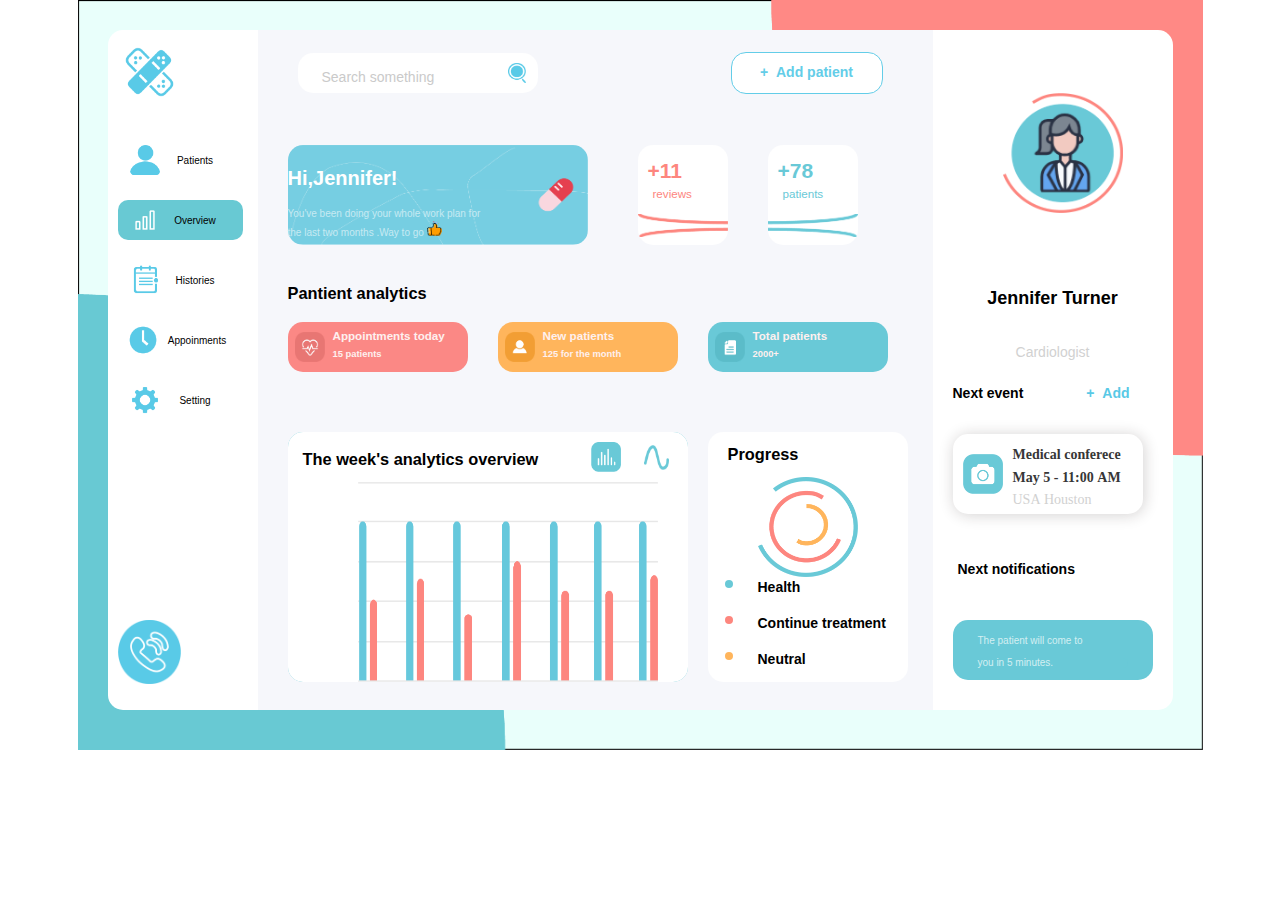
<file: 任务二图一/index.html>
<!DOCTYPE html>
<html lang="en">
<head>
    <meta charset="UTF-8">
    <meta http-equiv="X-UA-Compatible" content="IE=edge">
    <meta name="viewport" content="width=device-width, initial-scale=1.0">
    <link rel="stylesheet" href="css/index.css">
    <title>第二次任务一</title>
</head>
<body>
    <div class="bgp">
        <div class="main">
            <!-- 左边区域 -->
            <div class="box1">
                <div></div>

                <div class="pic2">
                    <div ></div>
                    <div>Patients</div>
                </div>

                <div class="pic3">
                    <div></div>
                    <div>Overview</div>
                </div>

                <div class="pic4">
                    <div></div>
                    <div>Histories</div>
                </div>

                <div class="pic5">
                    <div></div>
                    <div>Appoinments</div>
                </div>

                <div class="pic6">
                    <div></div>
                    <div>Setting</div>
                </div>
                <div></div>
            </div>
            
            <div class="box2">
                <div class="shou">
                    <div>
                        <p>Search&nbspsomething</p>
                    </div>
                    <div>
                        <p>+&nbsp&nbspAdd&nbsppatient</p>
                    </div>
                </div>
                <div class="yao">
                    <div>
                        <h1 id="hi">Hi,Jennifer!</h1>
                       <span> You've been doing your whole work plan for<br>
                        the last two months .Way to go <div class="pic9"></div></span>
                        
                    </div>
                    <div class="yaol">
                       <h2>+11</h2>
                       <h5>reviews</h5>
                    </div>
                    <div class="yaor">
                        <h2>+78</h2>
                       <h5>patients</h5>
                    </div>
                   
                </div>
                <h3>Pantient analytics</h3>

                <div class="san">
                    <div>
                        <h5>Appointments&nbsptoday</h5>
                        <h6>15&nbsppatients</h6>
                    </div>
                    <div>
                        <h5>New&nbsppatients</h5>
                        <h6>125&nbspfor&nbspthe&nbspmonth</h6>
                    </div>
                    <div>
                        <h5>Total&nbsppatients</h5>
                        <h6>2000+</h6>
                    </div>
                </div>

                <div class="biao">
                    <div class="biaol">
                        <div id="biaoltop">
                            <h3>The week's analytics overview</h3>
                        </div>
                        <div id="biaolcon"></div>
                    </div>
                    <div class="biaor">
                        <h3>Progress</h3>
                        <div></div>
                        <ul>
                            <li id="li1"><span> Health</span></li>
                            <li id="li2"><span> Continue treatment</span></li>
                            <li id="li3"><span>Neutral</span> </li>
                        </ul>
                    </div>
                </div>
            </div>

            <!-- 右边区域 -->
            <div class="box3">
                <div class="tou">
                    <!-- 暂空 -->
                    <div></div>
                    <!-- 头像 -->
                    <div >
                        <div id="pic8"></div>
                    </div>
                    <div>
                        <div>Jennifer Turner</div>
                    </div>
                    <div>
                        <div>Cardiologist</div>
                    </div>
                    <div>
                        <div>Next&nbspevent</div>
                        <div>+&nbsp&nbspAdd</div>
                    </div>
                </div>
                <div class="next1">
                    <div class="next1l">
                        <div></div>
                    </div>
                    <div class="next1r">
                           
                           <div>Medical&nbspconferece</div>
                            <div>May&nbsp5&nbsp-&nbsp11:00&nbspAM</div>
                            <div>USA&nbspHouston</div>
                         
                            
                    </div>
                </div>
                <div class="next2">
                    <div>Next notifications</div>
                    <div>
                        <div>The patient will come to</div>
                        <div>you in 5 minutes.</div>
                    </div>   
                </div>
                   
            
        </div>
    </div>
    
</body>
</html>
</file>
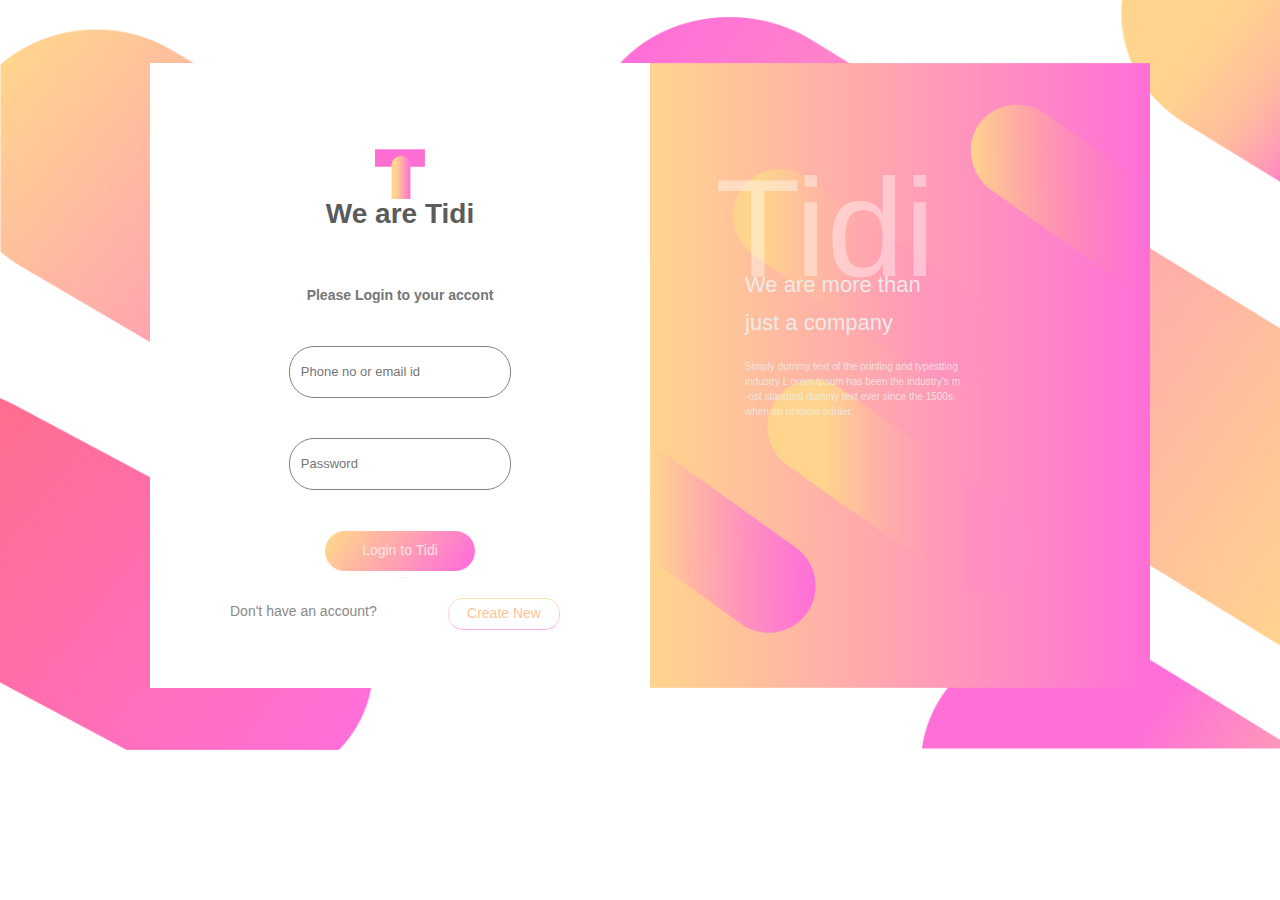
<file: 任务二图二/index.html>
<!DOCTYPE html>
<html lang="en">
<head>
    <meta charset="UTF-8">
    <meta http-equiv="X-UA-Compatible" content="IE=edge">
    <meta name="viewport" content="width=device-width, initial-scale=1.0">
    <link rel="stylesheet" href="css/index.css">
    <title>第二次任务图二</title>
</head>
<body>
    <div class="bgp">
        <div class="left">
            <h1>We are Tidi</h1>
            <h4>Please Login to your accont</h4>
            <input type="text" value="   Phone no or email id">
            <input type="text" value="   Password">
            <div id="he1">Login&nbspto&nbspTidi</div>
            <div id="he2">Forget &nbspPassword?</div>
            <div class="bot">
                <div id="he3">Don't&nbsphave&nbspan&nbspaccount?</div>
                <div id="he4">Create&nbspNew</div>
            </div>
            
        </div>
        <div class="right">
            <div id="her">
                <div id="he5">Tidi</div>
            </div>
           
               <span id="he7">We are more than</span> <br>
                <span id="he8">just a company</span>
            
            <p id="he9">
                Simply dummy text of the printing and typestting<br>
                industry L orem tpsum has been the industry's m<br>
                -ost standard dummy text ever since the 1500s.<br>
                when an unknow printer.
            </p>
        </div>
    </div>
</body>
</html>
</file>
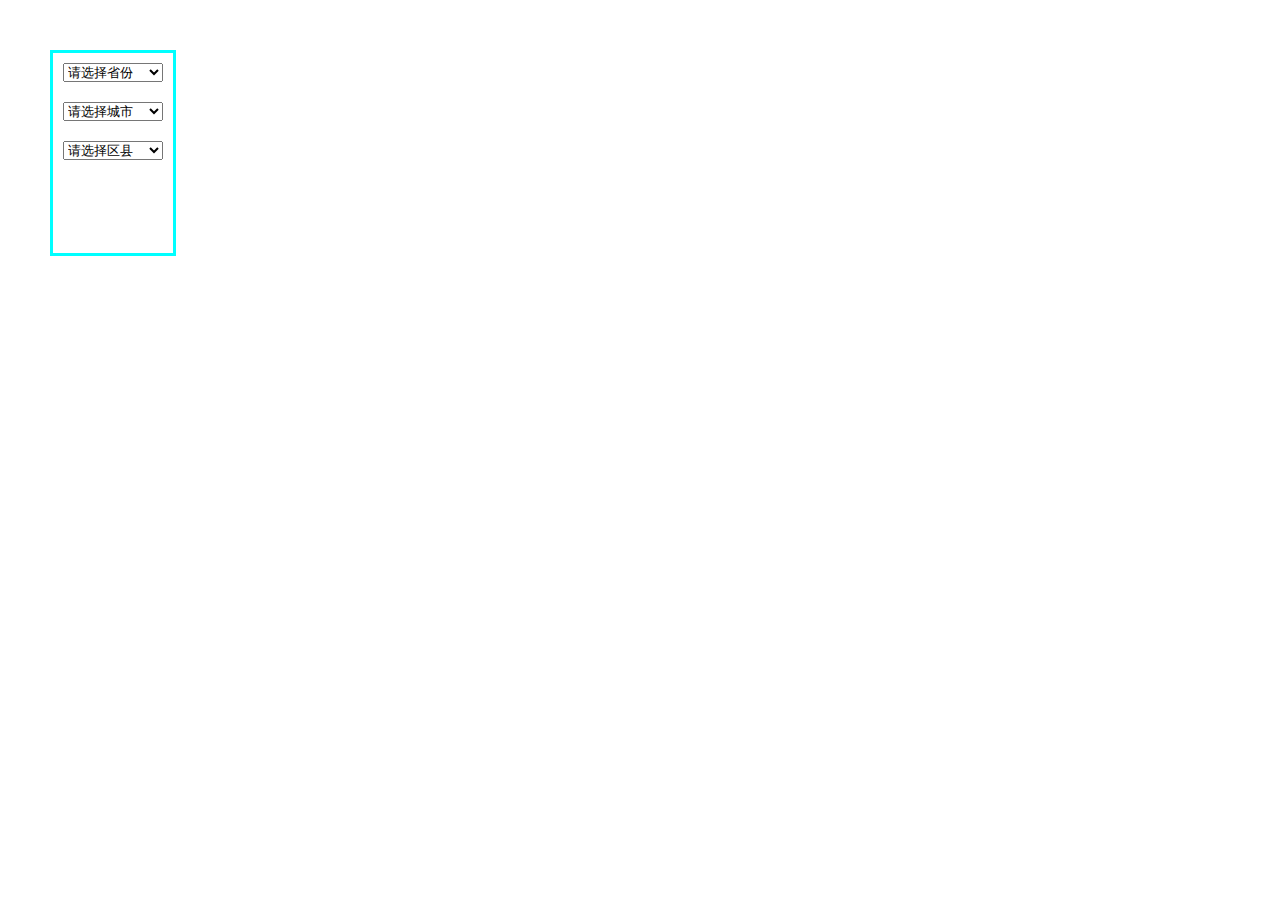
<file: js任务一/层级联动/index.html>
<!DOCTYPE html>
<html lang="en">
<head>
    <meta charset="UTF-8">
    <meta http-equiv="X-UA-Compatible" content="IE=edge">
    <meta name="viewport" content="width=device-width, initial-scale=1.0">
    <link rel="stylesheet" href="css/index.css">
    <title>层级联动</title>
</head>
<body>
    <div class="container">
        <select id="sheng">
            <option value="">请选择省份</option>
        </select>
        <select id="shi">
            <option value="">请选择城市</option>
        </select>
        <select id="xian">
            <option value="">请选择区县</option>
        </select>
    </div>
    <script src="js/All.js"></script>
    <script src="js/index.js"></script>
</body>
</html>
</file>
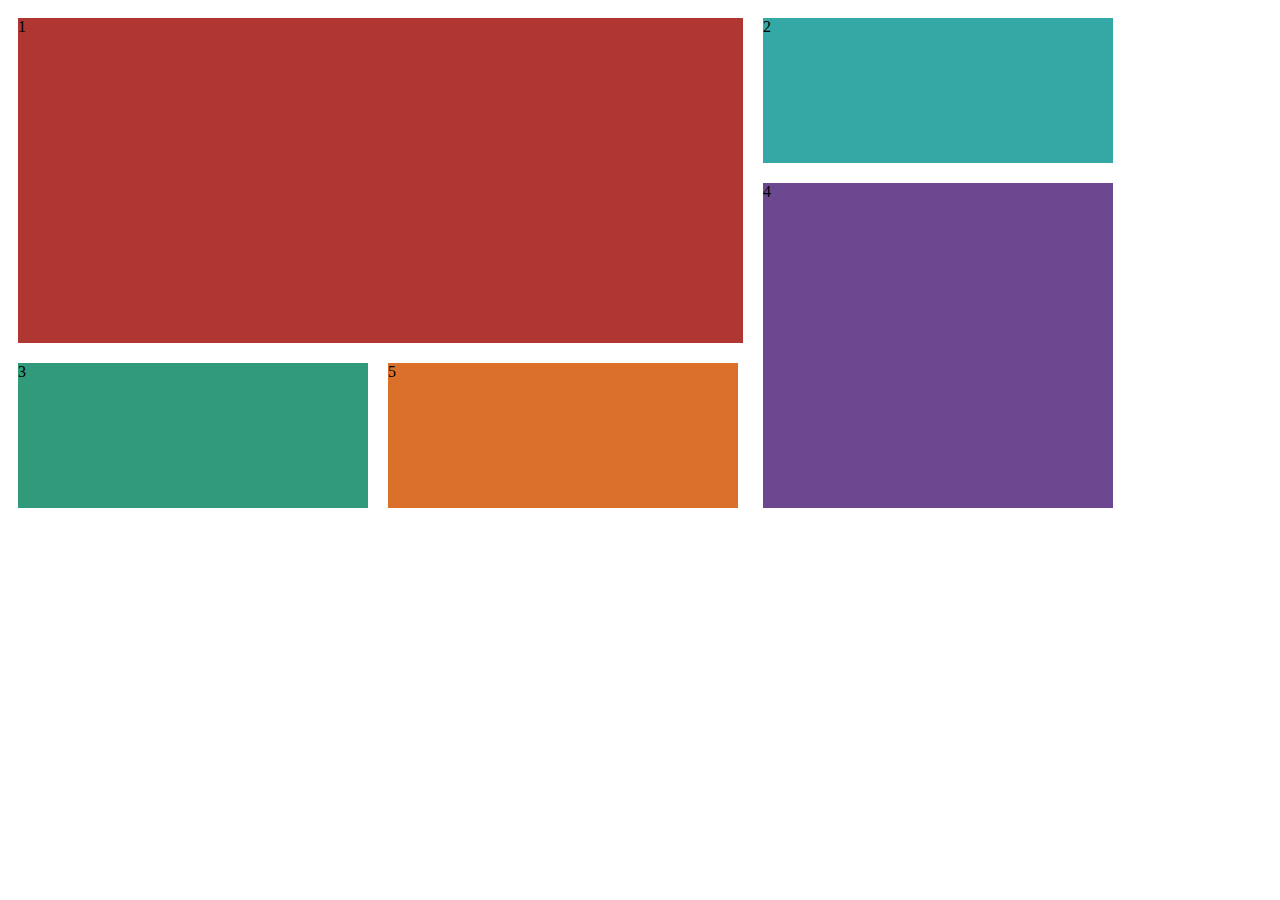
<file: 任务一.html>
<!DOCTYPE html>
<html lang="en">
<head>
    <meta charset="UTF-8">
    <meta http-equiv="X-UA-Compatible" content="IE=edge">
    <meta name="viewport" content="width=device-width, initial-scale=1.0">
    <title>任务一</title>
    <style>
        .left{
            float: left;
            width: 745px;
            height: 510px;
        }
        .rifht{
            float: left;
            width: 370px;
            height: 510px;
        }
        .box1{
            float: left;
            width: 725px;
            height: 325px;
            margin: 10px;
            background-color:#B03631;
        }
        .box2{
            float: left;
            width: 350px;
            height: 145px;
            margin: 10px;
            background-color:#33A8A5;
        }
        .box3{
            float: left;
            width: 350px;
            height: 145px;
            margin: 10px;
            background-color:#319A7B;
        }
        .box4{
            float: left;
            width: 350px;
            height: 325px;
            margin: 10px;
            background-color:#6B488F;
        }
        .box5{
            float: left;
            width: 350px;
            height: 145px;
            margin: 10px;
            background-color:#DB702B;
        }

    </style>
</head>
<body>
    <div class="left">
        <div class=box1>1</div>
        <div class=box3>3</div>
        <div class=box5>5</div>
    </div>
    <div class="right">
        <div class=box2>2</div>
        <div class=box4>4</div>
    </div>         
</body>
</html>
</file>
<file: 任务二图一/css/index.css>
body{
        margin: 0 auto;
        /* display: flex; */
        font-size: 14px;
        font-family: -apple-system,Helevetica,sans-serif;
        line-height: 1.5;
}
.bgp{
    margin: 0 auto;
    box-sizing: border-box;
    display: flex;
    width: 1125px;
    height: 750px;
    background-image: url(../image/第二次任务图1/背景.png) ;
    background-size:100% 100%;
    background-repeat: no-repeat;
    
}
.main{
    border-radius:20px;
    display: flex;
    justify-content: space-between;
    box-sizing: border-box;
    height: 700px;
    width: 1100px;
    margin: 30px;
    /* background-color: pink; */
}
.box1{
    border-radius:15px 0px 0px 15px;
    display: flex;
    flex-direction: column;
    height:680px;
    width:150px ;
    /* margin: 10px; */
    background-color:white;
}
.box1>div{
    display: flex;
    border-radius:10px;
    height: 40px;
    width: 125px;
    margin: 10px;
    background-color:white;
}
/* 左边第一个 */
.box1 div:nth-child(1){
    background-color: white;
    height: 80px;
    background-image: url(../image/第二次任务图1/创可贴.png) ;
    background-size:50% 80%;
    background-repeat: no-repeat;
}
/* 左侧第二个 */
.box1 div:nth-child(2){
   display: flex;
   justify-content: center;
   align-items: center;
}
.pic2 div:nth-child(1) {
    height: 30px;
    width: 30px;
    background-image: url(../image/第二次任务图1/人员图标.png) ;
    background-size:100% 100%;
    background-repeat: no-repeat;
}    
.pic2 div:nth-child(2) {
    height: 21px;
    width: 70px;
    font-size: x-small;
}
/* 左侧第三个 */
.box1 div:nth-child(3){
    background-color: #68C9D3;
    display: flex;
    justify-content: center;
    align-items: center;
 }
 .pic3 div:nth-child(1) {
    background-color: #68C9D3;
     height: 30px;
     width: 30px;
     background-image: url(../image/第二次任务图1/数据.png) ;
     background-size:100% 100%;
     background-repeat: no-repeat;
 }    
 .pic3 div:nth-child(2) {
    height: 21px;
    width: 70px;
    font-size: x-small;
 }
/* 左侧第四个 */
.box1 div:nth-child(4){
    display: flex;
    justify-content: center;
    align-items: center;
 }
 .pic4 div:nth-child(1) {
     height: 30px;
     width: 30px;
     background-image: url(../image/第二次任务图1/今日任务.png) ;
     background-size:100% 100%;
     background-repeat: no-repeat;
 }    
 .pic4 div:nth-child(2) {
    height: 21px;
    width: 70px;
    font-size: x-small;
 }
 /* 左侧第五 */
 .box1 div:nth-child(5){
    display: flex;
    justify-content: center;
    align-items: center;
 }
 .pic5 div:nth-child(1) {
     height: 30px;
     width: 30px;
     margin-right: 2px;
     background-image: url(../image/第二次任务图1/时钟.png) ;
     background-size:100% 100%;
     background-repeat: no-repeat;
     margin-right: 2px;
 }    
 .pic5 div:nth-child(2) {
    height: 21px;
    width: 70px;
    font-size: x-small;
    margin-left: 2px;
 }
/* 左侧第六 */
 .box1 div:nth-child(6){
    display: flex;
    justify-content: center;
    align-items: center;
 }
 .pic6 div:nth-child(1) {
     height: 30px;
     width: 30px;
     background-image: url(../image/第二次任务图1/齿轮.png) ;
     background-size:100% 100%;
     background-repeat: no-repeat;
 }    
 .pic6 div:nth-child(2) {
    height: 21px;
    width: 70px;
    font-size: x-small;
 }
/* 左边第七个 */

.box1 div:nth-child(7){
    height: 80px;
    margin-top: auto;
    background-image: url(../image/第二次任务图1/电话.png);
    background-size:50% 80%;
    background-repeat: no-repeat;
}
.box2{
    display:flex;
    flex-direction: column;
   height: 680px;
   width:675px;
   background-color:#F6F7FB;
   
}
.shou{
    display: flex;
    justify-content: space-between;
    align-items: center;
    height: 85px;
    width: 675px;
    /* background-color: teal; */
}
.shou div:nth-child(1) p{
    position: relative;
    color: #CACACA;
    left: 10%;
    
}
.shou div:nth-child(1){
    border-radius: 15px;
    height: 40px;
    width: 240px;
    margin-left: 40px;
    background-position: 95% 50%;
    background-image:url(../image/第二次任务图1/查找.png) ;
    background-repeat: no-repeat;
    background-size: 18px 20px;
    background-color: white;
}

.shou div:nth-child(2){
    border: 1.2px solid #63CDE8;
    border-radius: 15px;
    background-color: white;
    display: flex;
    justify-content: center;
    align-items: center;
    margin-left: 50px;
    margin-right: 50px;
    height: 40px;
    width: 150px;
}
.shou div:nth-child(2) p{
    font-weight: bold;
    color: #63CDE8;
}
.yao{
    display: flex;
    flex-direction:row;
   
    height: 150px;
    width: 675px;
    /* background-color: blue; */
    
}
.yao div:nth-child(1){
    display: flex;
    flex-direction: column;
    justify-content: center;
   
    /* background-color:#C0E8F1; */
    font-size: x-small;
    color:#C6EAF2;
    border-radius: 15px;
    height: 100px;
    width: 300px;
    margin-left: 30px;
    margin-top: 30px;
    background-image: url(../image/第二次任务图1/药.png);
    background-size: 100% 100%;
    
}
#hi{
    height: 30px;
   color: #FFFFFF;
}

.pic9{
    /* float: left; */
    display: inline-block;
    width: 15px;
    height: 15px;
    background-image: url(../image/第二次任务图1/点赞.png);
    background-size: 100% 100%;
    
}
.yaol{
    display: flex;
    color: #FD867E;
    flex-direction: column;
    
    border-radius: 15px;
    height: 100px;
    width: 90px;
    background-color: white;
    margin-left: 50px;
    margin-top: 30px;
    background-image: url(../image/第二次任务图1/3.png);
    background-size: contain;
    background-repeat: no-repeat;
    background-position: 0% 90%;
}
.yaol h2{
    margin: 0px;
   height: 20px;
   margin-top: 10px;
   margin-left: 10px;
   margin-bottom: 10px;
}
.yaol h5{
    margin: 0px;
    margin-left: 15px;
    
    height: 10px;
    font-weight: normal;
}
.yaor{
    display: flex;
    color: #69C9D7;
    flex-direction: column;
    border-radius: 15px;
    height: 100px;
    width: 90px;
    background-color: white;
    margin-left: 40px;
    margin-top: 30px;
    background-image: url(../image/第二次任务图1/4.png);
    background-size: contain;
    background-repeat: no-repeat;
    background-position: 0% 90%;
}
.yaor h2{
    margin: 0px;
   height: 20px;
   margin-top: 10px;
   margin-left: 10px;
   margin-bottom: 10px;
}
.yaor h5{
    margin: 0px;
    margin-left: 15px;
    
    height: 10px;
    font-weight: normal;
}
h3 {
   margin-left: 30px;
    
}
.san{
    color: #FEF0EF;
}
.san div:nth-child(1){
    
    border-radius: 15px;
    float: left;
    height: 50px;
    width: 180px;
    background-color: #FB8885;
    margin-left: 30px;
    background-image: url(../image/第二次任务图1/心率.png);
    background-size: 30px 30px;
    background-position: 5% 50%;
    background-repeat: no-repeat;
    
}
.san div:nth-child(1) h5{
   
    margin: 0px;
    margin-left: 25%;
   margin-top: 5px;
    height: 20px;
}
.san div:nth-child(1) h6{
   
    margin: 0px;
    margin-left: 25%;
    height: 20px;
}

.san div:nth-child(2){
    border-radius: 15px;
    float: left;
    height: 50px;
    width: 180px;
    background-color: #FFB55C;
    margin-left: 30px;
    background-image: url(../image/第二次任务图1/人员.png);
    background-size: 30px 30px;
    background-position: 5% 50%;
    background-repeat: no-repeat;
}
.san div:nth-child(2) h5{
    margin: 0px;
    margin-left: 25%;
   margin-top: 5px;
    height: 20px;
}
.san div:nth-child(2) h6{
   
    margin: 0px;
    margin-left: 25%;
    height: 20px;
}

.san div:nth-child(3){
    border-radius: 15px;
    float: left;
    height: 50px;
    width: 180px;
    background-color: #69C9D7;
    margin-left: 30px;
    background-image: url(../image/第二次任务图1/任务清单.png);
    background-size: 30px 30px;
    background-position: 5% 50%;
    background-repeat: no-repeat;
}
.san div:nth-child(3) h5{
    margin: 0px;
    margin-left: 25%;
   margin-top: 5px;
    height: 20px;
}
.san div:nth-child(3) h6{
   
    margin: 0px;
    margin-left: 25%;
    height: 20px;
}

.biaol{
    border-radius: 15px;
    margin-top: 60px;
    margin-left: 30px;
    float: left;
    height: 250px;
    width: 400px;
    background-color: #69C9D7;
}

#biaoltop{
    border-radius: 15px 15px 0px 0px;
    position: relative;
    top: 0px;
    height: 50px;
    width: 400px;
    background-color: white;
    background-image: url(../image/第二次任务图1/线条.png),url(../image/第二次任务图1/条形图.png);
    background-size:25px 25px,30px 30px;
    background-repeat: no-repeat;
    background-position: 95%,82% ;
}
.biaol h3{
    
    margin: 0px;
    position: relative;
    left: 15px;
    top: 15px;
}
#biaolcon{
    border-radius: 0px 0px 15px 15px ;
    position: relative;
    background-color: white;
    bottom: 0px;
    height: 200px;
    width: 400px;
    background-image: url(../image/第二次任务图1/2.png);
    background-size: 300px 200px;
    background-repeat: no-repeat;
    background-position: 70% ;
}
.biaor{
    border-radius: 15px;
    float: left;
    margin-left: 20px;
    margin-top: 60px;
    height: 250px;
    width: 200px;
    background-color: white;
    background-image: url(../image/第二次任务图1/1.png);
    background-size: 100px 100px;
    background-repeat: no-repeat;
    background-position: 50% 30%;
}
.biaor h3{
    margin: 0px;
    position: relative;
    left: 20px;
    top: 10px;
}
.biaor ul{
    font-weight: bold;
    margin: 0px;
    position: relative;
    top: 105px;
    text-indent: 10px;
}
ul li{
    padding-top: -40px;
    padding-bottom: -10px;
    
}
#li1{
    color: #69C9D7;
}
#li2{
    color: #FD867E;
}
#li3{
    color: #FFB55C;
}
ul li span{
    color: black;
}
ul li::marker{
    font-size: 28px;
}

   
.box3{
    display: flex;
    box-sizing: border-box;
    flex-direction: column;
    border-radius:0px 15px 15px 0px;
    height:680px;
    width:240px ;
    /* margin: 10px; */
    background-color:white;
    
}
.tou div:nth-child(2){
   display: flex;
  justify-content: center;
  align-items: center;
    height: 225px;
    width: 240px;
}
#pic8 {
    height: 120px;
    width: 120px;
    background-image: url(../image/第二次任务图1/头像.png);
    background-size:100% 100%;
    background-repeat: no-repeat;
}
.tou div{
    margin: 10px;
}
.tou div:nth-child(3){
    display: flex;
  justify-content: center;
  align-items: center;
  font-size: large;
  font-weight: bold;
  margin: 10px;
}
.tou div:nth-child(4){
    display: flex;
  justify-content: center;
  align-items: center;
  color: #D1D1D1;
}
.tou div:nth-child(5){
    height: 21px;
    width: 240px;
    display: flex;
  justify-content: center;
  align-items: center;
 
}

.tou div:nth-child(5) div:nth-child(1){
    font-weight: bold;
}
.tou div:nth-child(5) div:nth-child(2){
    color: #58C9E6;
    font-weight: bold;
}
.next1{
    font-family: 'Microsoft Yahei';
    box-shadow: 1px 1px 15px rgba(34, 25, 25, 0.2);
    border-radius: 15px;
    display: flex;
    flex-direction: row;
    height: 80px;
    width: 190px;
    /* background-color: red; */
    margin: 20px;
}
.next1l{
    height: 80px;
    width: 40px;
    display: flex;
    flex-direction: column;
    justify-content: center;
    margin-left: 10px;
    margin-right: 10px;
}
.next1r {
    display: flex;
    flex-direction: column;
    justify-content: space-between;
    height: 80px;
    width: 140px;
    display: flex;
    flex-direction: column;
     /* background-color: seagreen; */
}
.next1l  div:nth-child(1){

    height: 40px;
    width: 40px;
    background-image: url(../image/第二次任务图1/相机.png);
    background-size:100% 100%;
    background-repeat: no-repeat;
    
}
.next1r  div:nth-child(1){
    font-family: 'Microsoft Yahei';
    font-weight: 600;
    color: #373737;
    margin-top: 10px;
    height: 20px;
    width: 130px;
}
.next1r  div:nth-child(2){
    font-family: 'Microsoft Yahei';
    font-weight: 600;
    color: #373737;
    height: 20px;
    width: 130px;
}
.next1r  div:nth-child(3){
    color: #D1D1D1;
    height: 20px;
    width: 130px;
    margin-bottom: 5px;
}
.next2{
    
    border-radius:0px 0px 15px 0px;
    width: 240px;
    height: 176px;
    /* background-color:royalblue; */
}
.next2 div:nth-child(1){
    /* font-size: large; */
    font-weight: bold;
    margin: 25px;
    height: 21px;
    width: 150px;
}
.next2 div:nth-child(2){
    display: flex;
    flex-direction: column;
    justify-content: center;
    margin-top: 40px;
    margin-left: 20px;
    border-radius: 15px;
    display: flex;
    font-size: small;
    color: #D3EFF2;
   background-color: #69C9D7;
    height: 60px;
    width: 200px;
    font-weight: normal;
}
.next2 div:nth-child(2) div:nth-child(1){
    font-size: x-small;
    font-weight: normal;
   margin: 0 auto;
   margin-bottom: 5px;
    height: 10px;
    width: 150px;
}
.next2 div:nth-child(2) div:nth-child(2){
    font-weight: normal;
    font-size: x-small;
    margin: 0 auto;
    margin-top: 10px;
    height: 10px;
    width: 150px;
}
</file>
<file: 任务二图二/css/index.css>
*{
    margin: 0;
    padding: 0;
}
body{
    margin: 0 auto;
    font-size: 14px;
    font-family: -apple-system,Helevetica,sans-serif;
    line-height: 1.5;
}
.bgp{
    display: flex;
    justify-content: center;
    align-items: center;
margin: 0 auto;
box-sizing: border-box;
display: flex;
width: 1300px;
height: 750px;
background-image: url(../image/第二次任务图2/背景.png) ;
background-size:100% 100%;
background-repeat: no-repeat;
}
.left{
    background-image: url(..//image/第二次任务图2/logo.png), url(..//image/第二次任务图2/登录条.png);
    background-repeat: no-repeat,no-repeat;
    background-size: 50px 50px,150px 40px ;
    background-position: 50% 15%,50% 80%;
    display: flex;
    flex-direction: column;
    /* justify-content:space-between; */
    align-items: center;
    width: 500px;
    height: 625px;
    background-color: white;
}
.left h1{
    color: #5B5B5B;
     margin-top:130px; 
}
.left h4{
    color: #767676;
    margin-top:50px;
}
.left input{
    border: #818181 1.5px solid;
    font-size: small;
    color: #767676;
    border-radius: 25px;
    height: 50px;
    width: 220px;
    margin-top:40px;

}
#he1{
    color:#FEE2E4;
    margin-top: 50px;
}
#he2{
    font-size: 2px;
    color: #EDEDED;
    margin-top: 15px;
}
.bot{
    display: flex;
    justify-content: space-between;
    align-items: center;
    margin-top: 15px;
    height: 40px;
    width: 340px;
    /* background-color: teal; */
}
#he3{
    color: #898989;
    height: 25px;
    width: 130px;
    border-radius: 15px;
    /* background-color: tomato; */
}
#he4{
    border:1.5px solid;
    border-color:  #FEE3B5 #FFD0D0 #FEA8E4 #FFD3D9;
    color: #FFC39A;
    display: flex;
    justify-content: center;
    align-items: center;
    height: 30px;
    width: 110px;
    border-radius: 15px;
    position: relative;
    right: 10px;
    /* background-color: red; */
}

.right{
    /* justify-content: center;
    align-items: center; */
    background-image: url(..//image/第二次任务图2/登录界面.png);
    background-size: contain;
    background-repeat: no-repeat;
    /* display: flex; */
    flex-direction: column;
    width: 500px;
    height: 625px;
    /* background-color: red; */
}
#her{
    position: relative;
    left: 65px;
    top: 60px;
    /* background-color: red; */
}
#he5{
    height: 200px;
    width: 500px;
    position: relative;
    left: 0;
    top: 0;
    color: rgba(255,255,255,0.4);
    font-size: 140px;
    
}
#he7{
    font-size: 22px;
    color: rgba(238,238,237,0.95);
    position: relative;
    left: 95px;
    top: 5px;
}
#he8{
    font-size: 22px;
    color: rgba(238,238,237,0.95);
    position: relative;
    left: 95px;
    top: 10px;
}
#he9{
    font-size: 10px;
    color: rgba(238,238,237,0.8);
    position: relative;
    left: 95px;
    top: 30px;
}
</file>
<file: js任务一/层级联动/css/index.css>
*{
    padding: 0;
    margin: 0;
}
body{
    margin: 0 auto ;
    background-color: white;
}
.container{
    border: aqua 3px solid;
    display: flex;
    flex-direction: column;
    width: 120px;
    height: 200px;
    margin: 50px;
}
.container select{
    margin: 10px;
}
</file>
